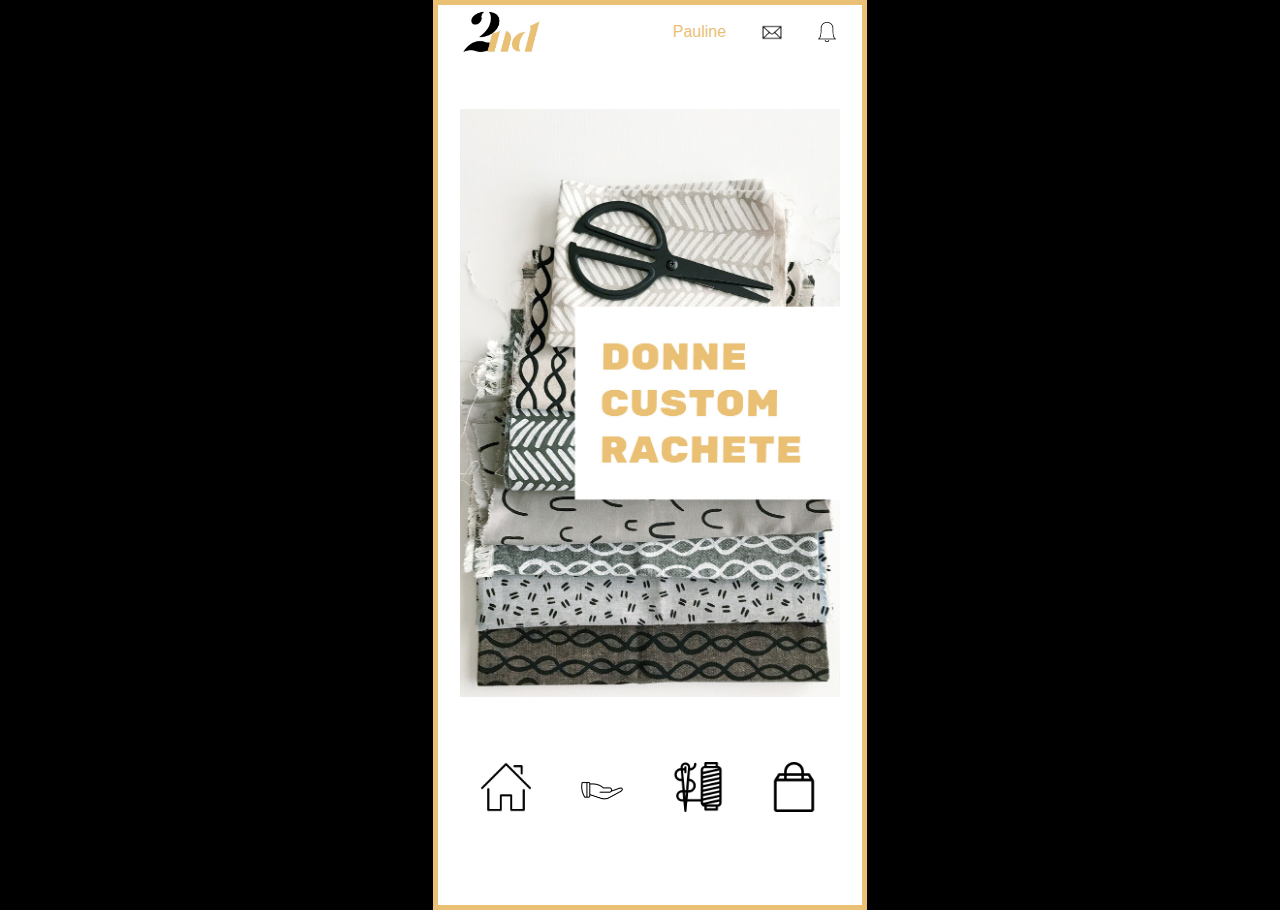
<file: index.html>
<html>
  <head>
    <link rel="stylesheet" href="page1/page1.css">
  </head>
  <body>
    <div class="container-mobile">
      <div class="grand-cadre">


    	<div class="tops">
    		<div>
              <img class="logo" src="page1/images/logo.jpg">
            </div>

            <div class="top">
              <p>Pauline</p>
              <img class="header" src="page1/images/lettre.png">
              <img class="header" src="page1/images/cloche.jpg">
            </div>
        </div>



        <div>
             <img class="taille-accueil" src="page1/images/accueil.jpg">
        </div>



        <div class="card">

        	<div>
        	 <img class="bottom" src="page1/images/maison.png">
          </div>

          <div>
        	 <img class="bottom" src="page1/images/hand.png">
          </div>
        	
          <a href="page2/page2.html" class="links">
        	<div>
        	 <img class="bottom" src="page1/images/costum.png">
          </div>
          </a>

          <div>
        	 <img class="bottom" src="page1/images/boutique.png">
        	</div>

        </div>





</div>
    </div>
  </body>
</html>
</file>
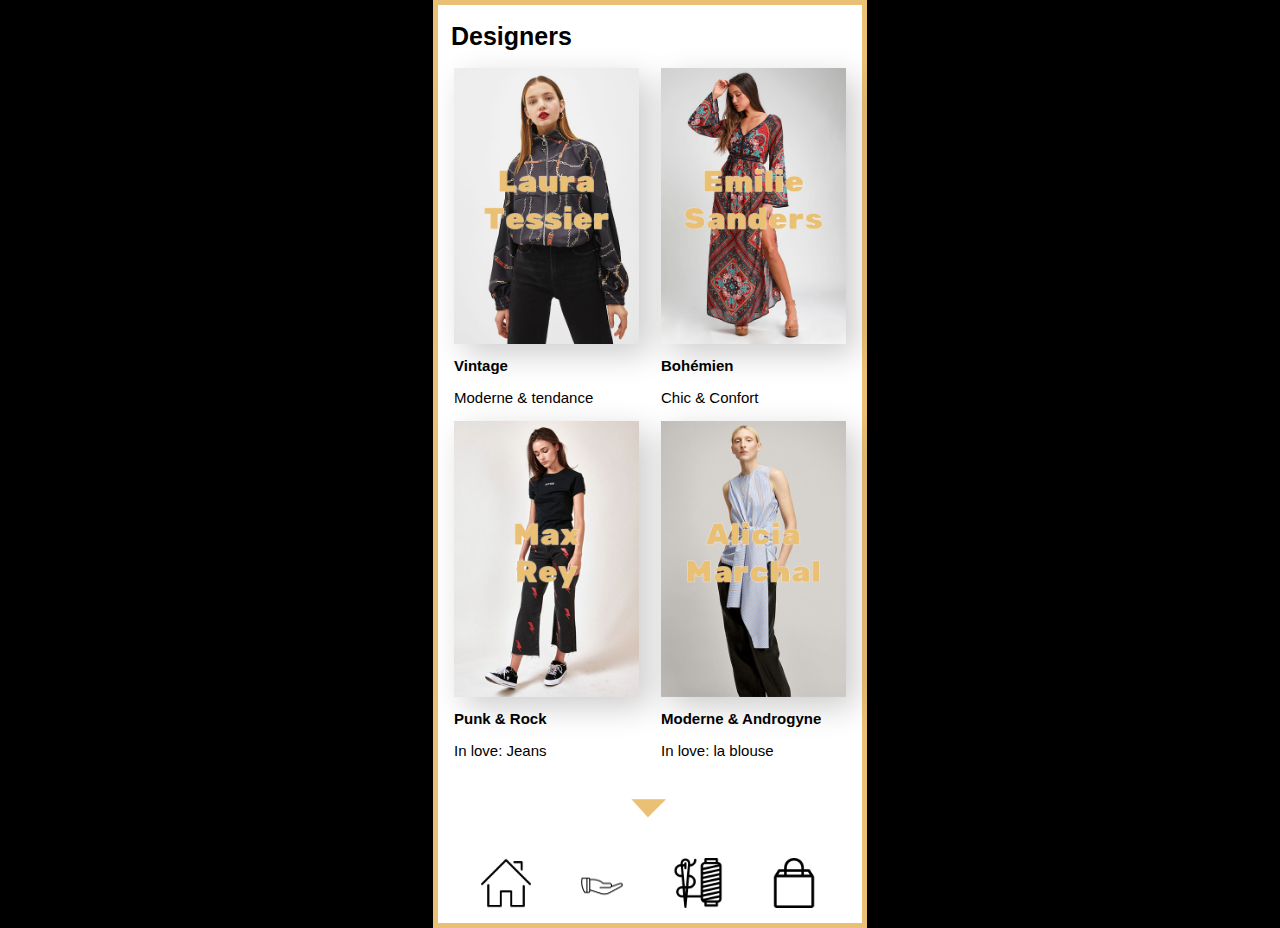
<file: page2/page2.html>
<html>
  <head>
    <link rel="stylesheet" href="page2.css">
  </head>
  <body>
    <div class="container-mobile">

    	<div class="grand-cadre">
			<h1>Designers</h1>
			<div>
				<div class="flex-box">
					<div class="card">
						<a href="../page3/page3.html" class="links">
						<img src="images/laura2.jpg" style="box-shadow: 10px 10px 30px rgba(1,1,1,0.2)">
						</a>
						<h2>Vintage</h2>
						<p>Moderne & tendance</p>
					</div>
					<div>
						<img src="images/emilie.jpg"style="box-shadow: 10px 10px 30px rgba(1,1,1,0.2)">
						<h2>Bohémien</h2>
						<p>Chic & Confort</p>
					</div>
				</div>
				<div class="flex-box">
					<div>
						<img src="images/max.jpg"style="box-shadow: 10px 10px 30px rgba(1,1,1,0.2)">
						<h2>Punk & Rock</h2>
						<p>In love: Jeans</p>
					</div>	
					<div>
						<img src="images/alicia.jpg"style="box-shadow: 10px 10px 30px rgba(1,1,1,0.2)">
						<h2>Moderne & Androgyne</h2>
						<p>In love: la blouse</p>
					</div>
				</div>
		</div>
	    
			<img class="fleche" src="images/fleche.png">


	      <div class="toutes-icones">
			<div>
				<img class="icone" src="images/maison.png">
			</div>
			<div>
				<img class="icone" src="images/hand.png">
			</div>
			<div>
				<img class="icone" src="images/costum.png">
			</div>
			<div>
			<img class="icone" src="images/boutique.png">
			</div>
	</div>
	</div>
    </div>
  </body>
</html>
</file>
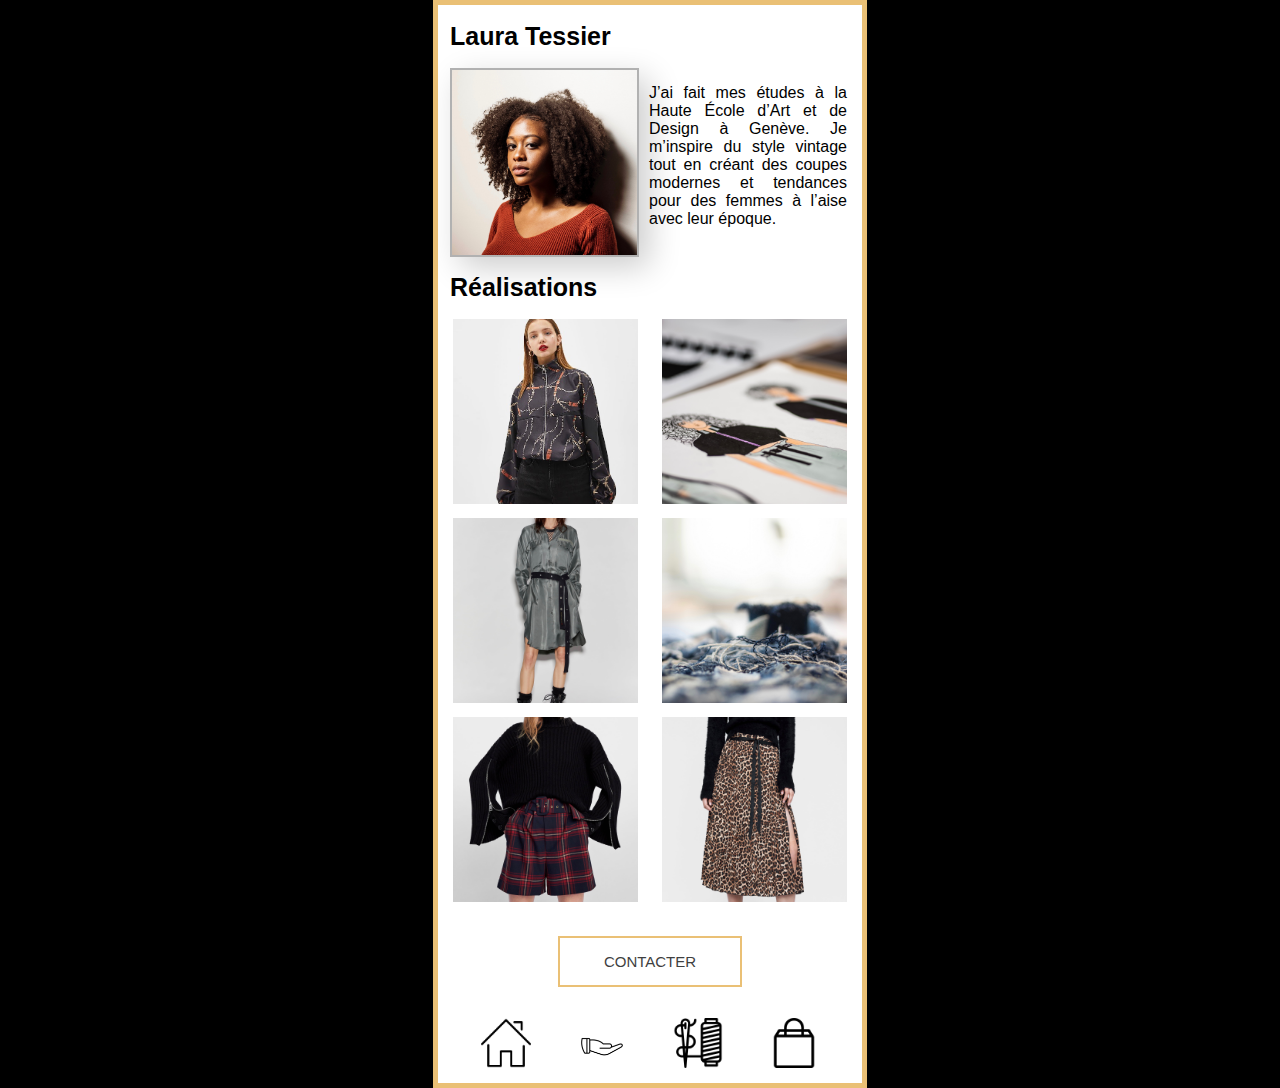
<file: page3/page3.html>
<html>
  <head>
    <link rel="stylesheet" href="page3.css">
  </head>
  <body>
    <div class="container-mobile">
  <div class="grand-cadre">
   
      <h1 class="titres">Laura Tessier</h1>
  
      <div class="createur">
      	<div>
      		<img class="cadre-photo" src="images/laura-tessier.jpeg" style="margin-left: 7px; box-shadow: 10px 10px 30px rgba(1,1,1,0.2)">
      	</div>
      	<div>	
          <p class="texte">
            J’ai fait mes études à la Haute École d’Art et de Design à Genève. Je m’inspire du style vintage tout en créant des coupes modernes et tendances pour des femmes à l’aise avec leur époque.
          </p>
      	</div>
      </div>
      <div>
        <h1 class="titres">Réalisations</h1>
      </div>
      <div>
      	<img src="images/photo1.jpeg"
      	style="margin-bottom: 10px">
      	<img src="images/photo2.jpeg"
      	style="margin-left: 20px; margin-bottom: 10px">
      	<img src="images/photo3.jpeg"
      	style="margin-bottom: 10px">
      	<img src="images/photo4.jpeg" 
      	style="margin-left: 20px; margin-bottom: 10px">
      	<img src="images/photo5.jpeg"
      	style="margin-bottom: 10px">
      	<img src="images/photo6.jpeg"
      	style="margin-left: 20px; margin-bottom: 10px">
      </div>

<a href="../page4/page4.html" class="links">
      <div class="cadre-contact">
      	<p class="texte-contact">CONTACTER</p>
      </div>
      </a>
      
      <div class="toutes-icones">
    		<div>
    			<img class="icone" src="images/maison.png">
    		</div>

    		<div>
    			<img class="icone" src="images/hand.png">
    		</div>

    		<div>
    			<img class="icone" src="images/costum.png">
    		</div>

    		<div>
    		<img class="icone" src="images/boutique.png">
    		</div>
      </div>
    </div>
    </div>
  </body>
</html>
</file>
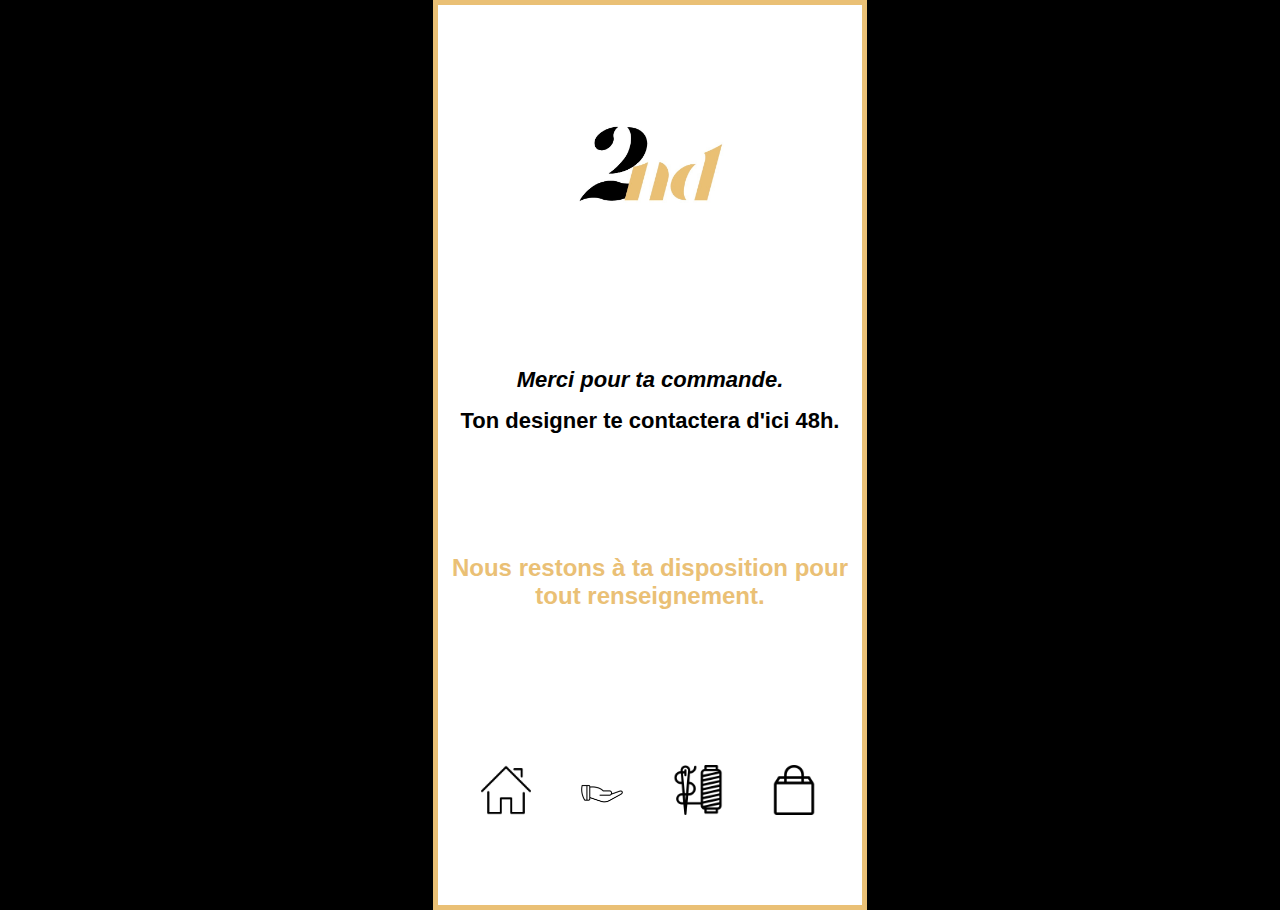
<file: page5/page5.html>
<html>
  <head>
    <link rel="stylesheet" href="page5.css">
  </head>
  <body>
    <div class="container-mobile">
      <div class="grand-cadre">

      	
      	<img src="images/logo.jpg">
<div class="texte-fin">

<h1 style="padding-top: 150px; font-style: oblique;">Merci pour ta commande.</h1>

<h1>Ton designer te contactera d'ici 48h. </h1>
<h2 style="padding-top: 100px;">Nous restons à ta disposition pour tout renseignement.</h2>
 
 <div class="toutes-icones">
			<a href="../index.html" class="links">
			<div>
				<img class="icone" src="images/maison.png">
			</div>
			</a>
			<div>
				<img class="icone" src="images/hand.png">
			</div>
			<div>
				<img class="icone" src="images/costum.png">
			</div>
			<div>
			<img class="icone" src="images/boutique.png">
			</div>
	</div>
</div>





      </div>

      


    </div>
  </body>
</html>
</file>
<file: page1/page1.css>
.container-mobile {
  width: 414px;
  background-color: white;
  text-align: center;
  margin: auto;
  min-height: 100vh;
}
 
body {
  margin: 0px;
  background-color: black;
}

img {
	width: 80px
}


.tops{
	display: flex;
    align-items: center;
    justify-content: space-between;
    margin: 0px 0px 0px 18px
}

.top{
	display: flex;
    align-items: center;
    justify-content: space-around;
    flex-basis: 200px;
	flex-grow: 0;
	margin: 2px;
}

.taille-accueil{
	width: 380px;
  padding-top: 50px;
  padding-bottom: 50px;
}

.header{
	width: 20px
}

.logo{
	width: 80px
}

.bottom{
	width: 50px
}

p {
	color: #EAC075;
	font-family: 'Questrial', sans-serif;
}

.card{
    display: flex;
    align-items: center;
    justify-content: space-around;
    padding: 15px;
}

.grand-cadre {
width: 414px;
  background-color: white;
  text-align: center;
  margin: 0px;
  min-height: 100vh;
  padding: 0px 5px;
border: 5px solid #EAC075;

}

.links{
  color: #3F3F3F;
  text-decoration: none;
}

a:visited{
    color: #3F3F3F;
    text-decoration: none;
}
</file>
<file: page2/page2.css>
.container-mobile {
  width: 414px;
  background-color: white;
  text-align: left;
  margin: auto;
  min-height: 100vh;
}
 
body {
  margin: 0px;
  background-color: black;
  font-family: "Poppins", sans-serif;
  font-size: 15px;
}

.grand-cadre {
width: 414px;
  background-color: white;
  text-align: left;
  margin: 0px;
  min-height: 100vh;
  padding: 0px 5px;
border: 5px solid #EAC075;

}

img	{width: 185px
}

.toutes-icones {
	display: flex;
    align-items: center;
    justify-content: space-around;
    padding: 15px;
	}

	.icone { 
		width: 50px; 
		
	}

  .card
  { 


  }

  .flex-box {
    display: flex;
    align-items: center;
    justify-content: space-around;
  }

  h1 {
    font-size: 25px;
    padding-left: 8px
  }

  h2 {
    font-size: 15px;
    font-weight: bold;

  }

  .fleche {
    width: 100px;
    display: block;
    margin-left: auto;
    margin-right: auto

  }

.links{
  color: #3F3F3F;
  text-decoration: none;
}

a:visited{
    color: #3F3F3F;
    text-decoration: none;
}
</file>
<file: page3/page3.css>
.container-mobile {
  width: 414px;
  background-color: white;
  text-align: center;
  margin: auto;
  min-height: 100vh;
}

.grand-cadre {
width: 414px;
  background-color: white;
  text-align: center;
  margin: 0px;
  min-height: 100vh;
  padding: 0px 5px;
border: 5px solid #EAC075;

}
 
body {
  margin: 0px;
  background-color: black;
  font-family: "Poppins", sans-serif;
}

img	{width: 185px
}

.cadre-photo {
	border: 2px solid #b1b1b1
	}

.cadre-contact{
	border: 2px solid #EAC075;
    width: 180px;
    margin: 0 auto;
    margin-top: 20px;
    margin-bottom: 16px

	}

	.texte-contact {
	font-size: 15px
}

	.icone { 
		width: 50px; 
		
	}

	.toutes-icones {
	display: flex;
    align-items: center;
    justify-content: space-around;
    padding: 15px;
	}
	

	.createur {
    display: flex;

	}

	.texte {
    padding-left: 10px;
    text-align: justify;
    padding-right: 10px;
    padding-top: 6px
    font-size: 15px;
}

.titres
{
    
    font-size: 25px;
    text-align: left;
    font-weight: bold;
    margin-left: 7px

}

.links{
  color: #3F3F3F;
  text-decoration: none;
}

a:visited{
    color: #3F3F3F;
    text-decoration: none;
}
</file>
<file: page5/page5.css>
.container-mobile {
  width: 414px;
  background-color: white;
  text-align: center;
  margin: auto;
  min-height: 100vh;
 
}
 
body {
  margin: 0px;
  background-color: black;
  font-family: "Poppins", sans-serif;
 
}

.grand-cadre {
width: 414px;
  background-color: white;
  text-align: center;
  margin: 0px;
  min-height: 100vh;
  padding: 0px 5px;
	border: 5px solid #EAC075;

}


img{
	width: 150px;
	padding-top: 120px
}

h1
{ font-size: 22px;

}

h2{ 
	font-family: "Poppins", sans-serif;
	color: #EAC075;
	
}

.texte-fin{
    align-items: center;
    justify-content: space-around;
   

}

.toutes-icones {
	display: flex;
    align-items: center;
    justify-content: space-around;
    padding: 15px;
	}

	.icone { 
		width: 50px; 
		
	}

  .links{
  color: #3F3F3F;
  text-decoration: none;
}

a:visited{
    color: #3F3F3F;
    text-decoration: none;
}
</file>
